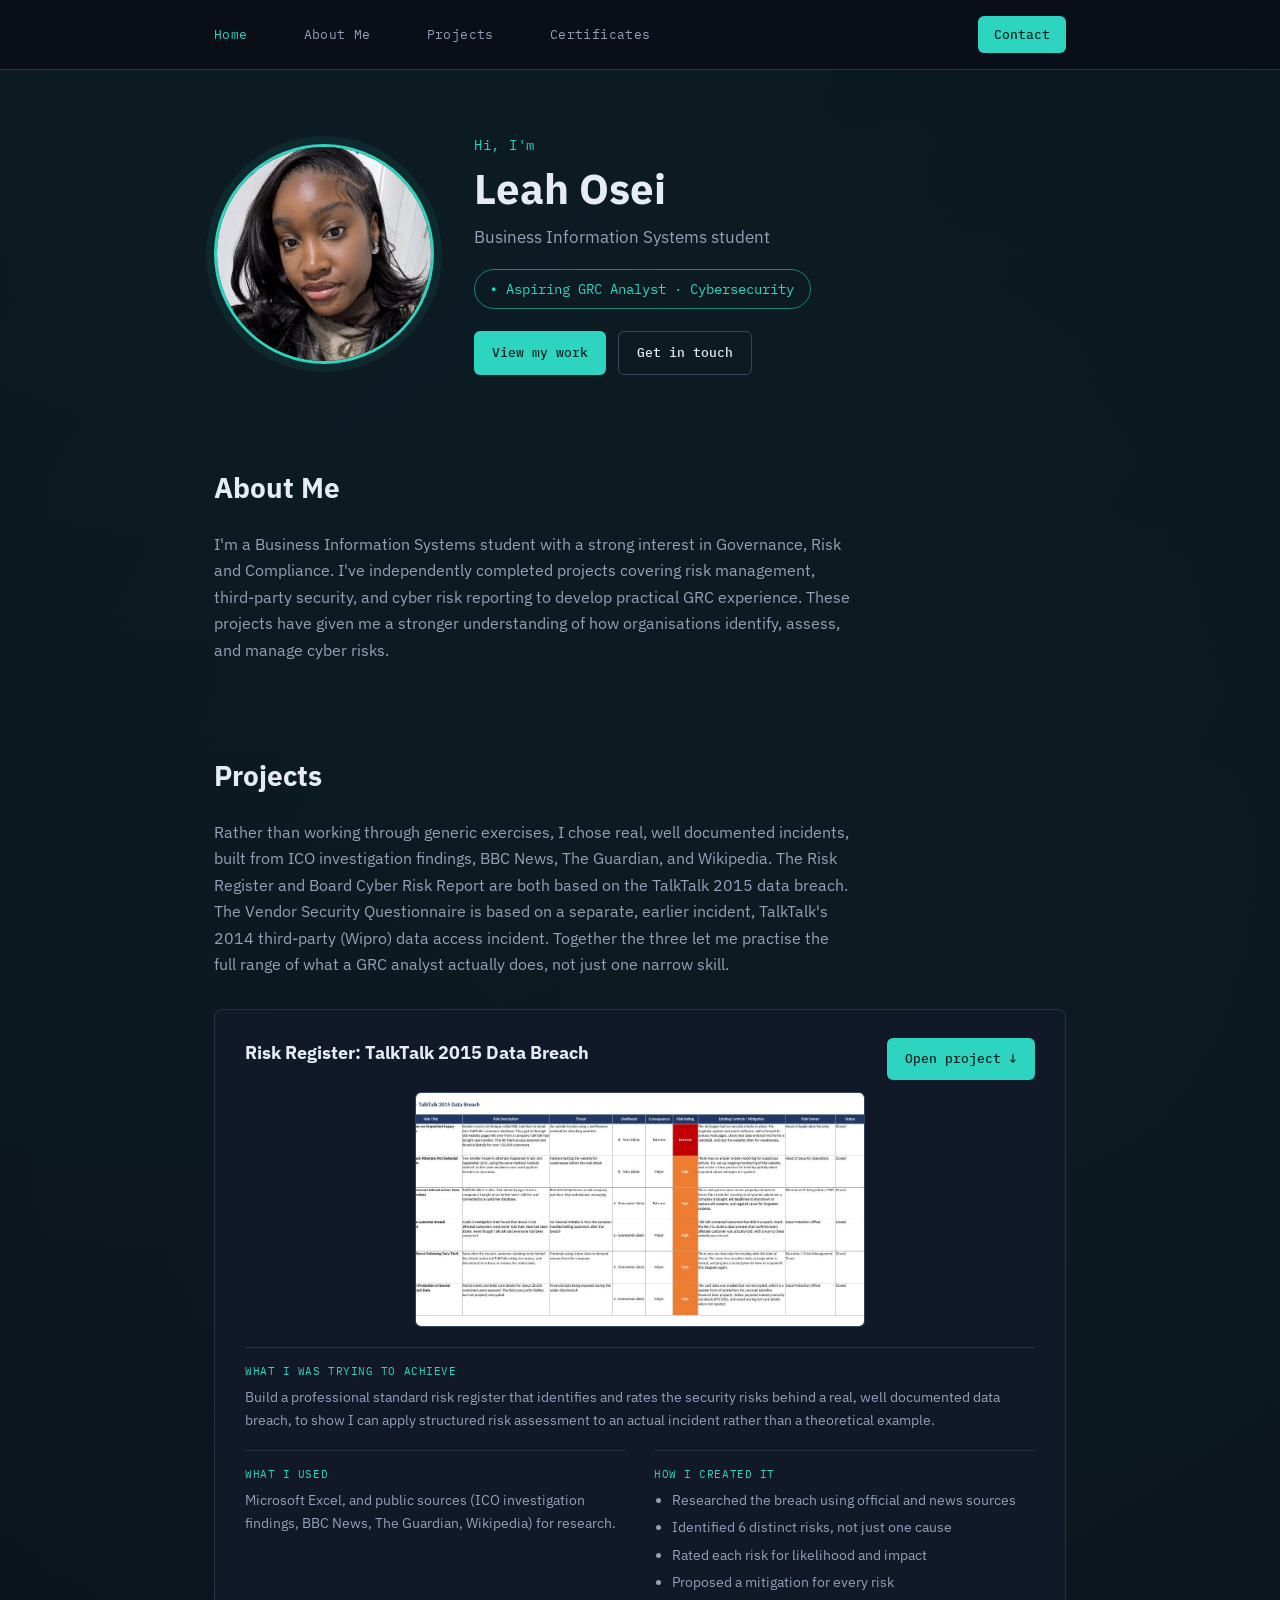
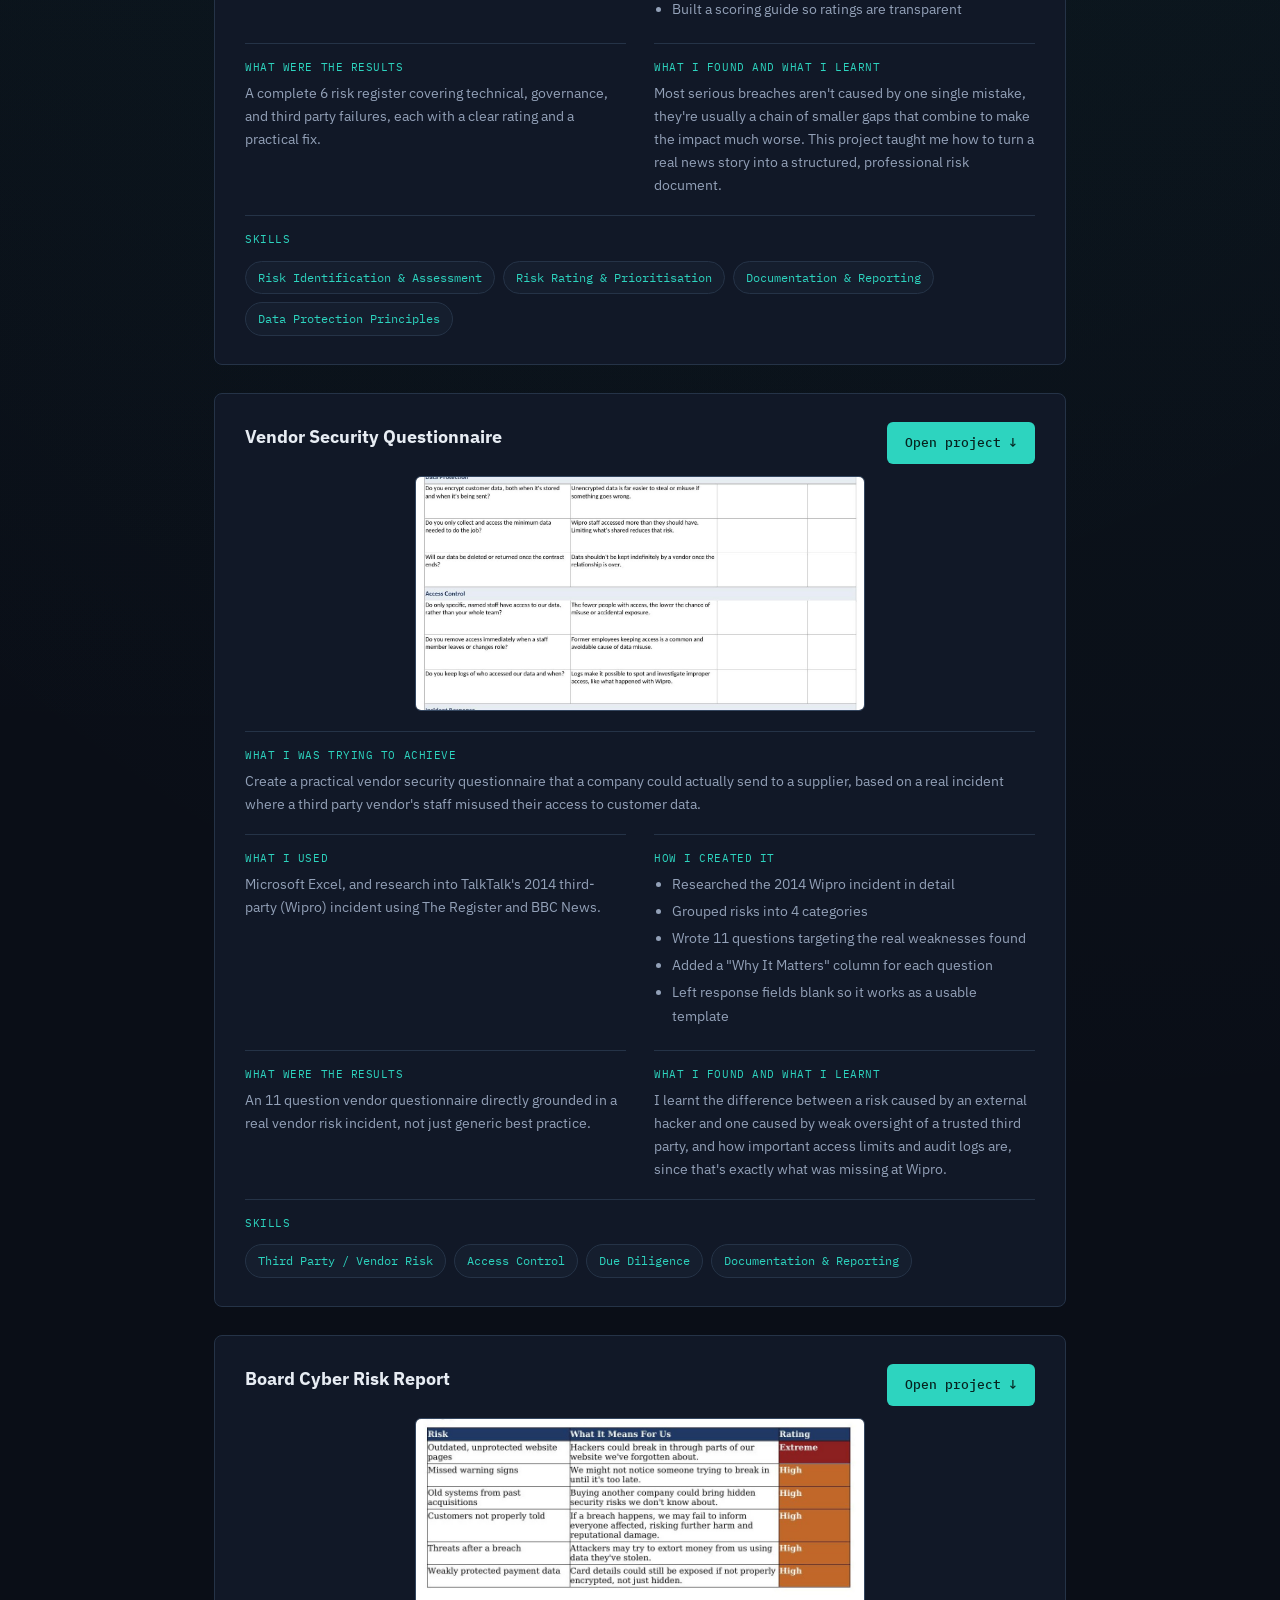
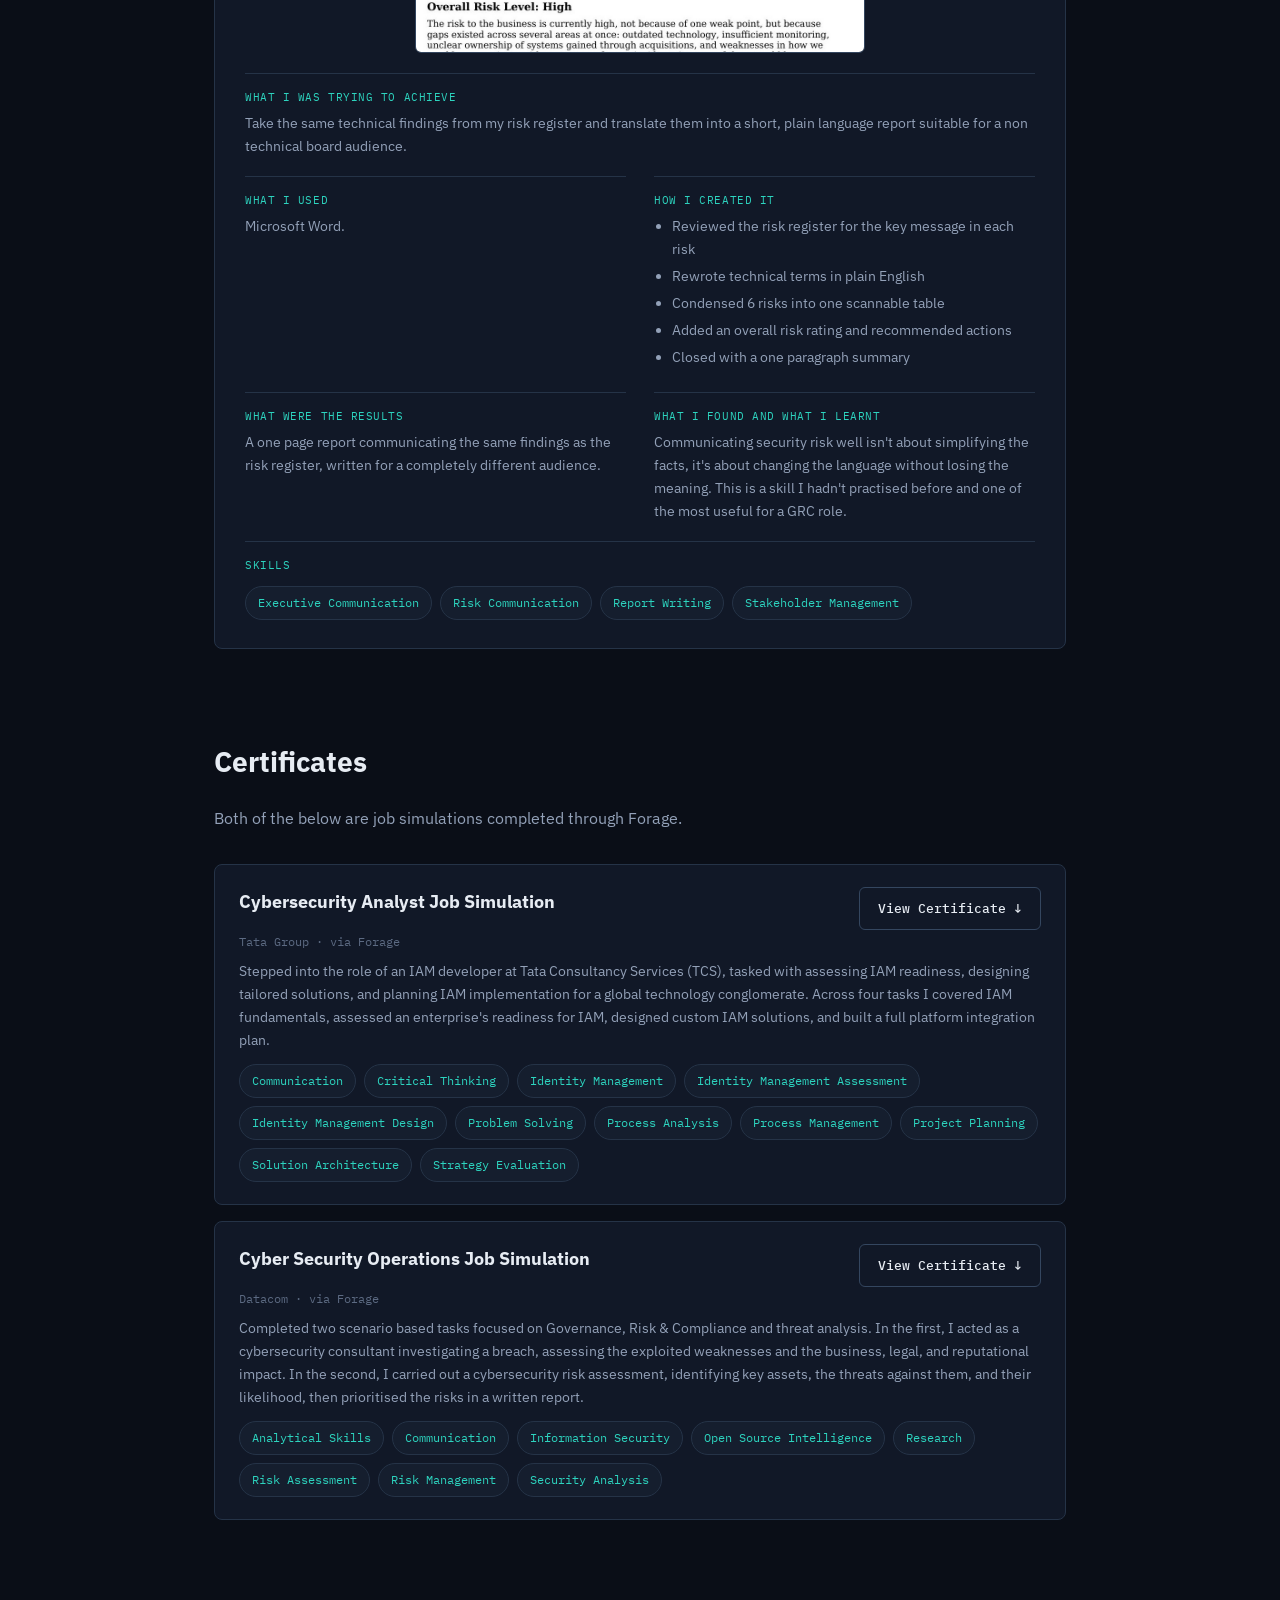
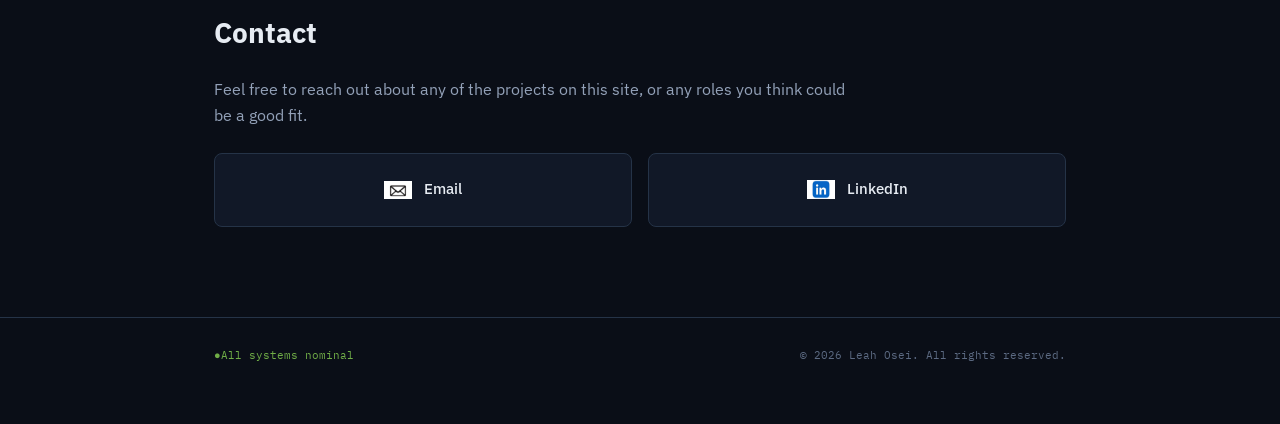
<file: index.html>
<!DOCTYPE html>
<html lang="en">
<head>
<meta charset="UTF-8">
<meta name="viewport" content="width=device-width, initial-scale=1.0">
<title>Leah Osei:Cybersecurity Portfolio</title>
<link rel="stylesheet" href="style.css">
</head>
<body>

<nav class="navbar">
  <div class="nav-inner">
    <div class="nav-left">
      <div class="nav-links">
        <a href="#home" class="active">Home</a>
        <a href="#about">About Me</a>
        <a href="#projects">Projects</a>
        <a href="#certificates">Certificates</a>
      </div>
    </div>
    <a href="#contact" class="nav-cta">Contact</a>
  </div>
</nav>

<div class="wrap">

  <!-- ============ HOME ============ -->
  <section id="home" class="first">
    <div class="hero">
      <div class="hero-photo">
        <img src="assets/images/leah-avatar.jpg" alt="Leah Osei">
      </div>
      <div class="hero-text">
        <p class="hi">Hi, I'm</p>
        <h1>Leah Osei</h1>
        <p class="field">Business Information Systems student</p>
        <div class="hero-goal">Aspiring GRC Analyst &middot; Cybersecurity</div>
        <div class="btn-row">
          <a class="btn btn-primary" href="#projects">View my work</a>
          <a class="btn btn-outline" href="#contact">Get in touch</a>
        </div>
      </div>
    </div>
  </section>

  <!-- ============ ABOUT ============ -->
  <section id="about">
    <h2>About Me</h2>
    <p class="lead">
      I'm a Business Information Systems student with a strong interest in Governance, Risk
      and Compliance. I've independently completed projects covering risk management, third-party
      security, and cyber risk reporting to develop practical GRC experience. These projects have
      given me a stronger understanding of how organisations identify, assess, and manage cyber risks.
    </p>
  </section>

  <!-- ============ PROJECTS ============ -->
  <section id="projects">
    <h2>Projects</h2>
    <p class="lead" style="margin-bottom:32px;">
      Rather than working through generic exercises, I chose real, well documented
      incidents, built from ICO investigation findings, BBC News, The Guardian, and
      Wikipedia. The Risk Register and Board Cyber Risk Report are both based on the
      TalkTalk 2015 data breach. The Vendor Security Questionnaire is based on a separate,
      earlier incident, TalkTalk's 2014 third-party (Wipro) data access incident. Together
      the three let me practise the full range of what a GRC analyst actually does, not
      just one narrow skill.
    </p>

    <!-- Project 1 -->
    <div class="project-block">
      <div class="project-head">
        <div>
          <h3>Risk Register: TalkTalk 2015 Data Breach</h3>
        </div>
        <a class="btn btn-primary" href="assets/files/TalkTalk%20Risk%20Register.xlsx" download>Open project &darr;</a>
      </div>
      <img class="shot" src="assets/images/project-risk-register.jpg" alt="Screenshot of the TalkTalk Risk Register">

      <div class="qa-grid">
        <div class="qa-item full">
          <p class="q">What I was trying to achieve</p>
          <p class="a">Build a professional standard risk register that identifies and rates the security risks behind a real, well documented data breach, to show I can apply structured risk assessment to an actual incident rather than a theoretical example.</p>
        </div>
        <div class="qa-item">
          <p class="q">What I used</p>
          <p class="a">Microsoft Excel, and public sources (ICO investigation findings, BBC News, The Guardian, Wikipedia) for research.</p>
        </div>
        <div class="qa-item">
          <p class="q">How I created it</p>
          <ul>
            <li>Researched the breach using official and news sources</li>
            <li>Identified 6 distinct risks, not just one cause</li>
            <li>Rated each risk for likelihood and impact</li>
            <li>Proposed a mitigation for every risk</li>
            <li>Built a scoring guide so ratings are transparent</li>
          </ul>
        </div>
        <div class="qa-item">
          <p class="q">What were the results</p>
          <p class="a">A complete 6 risk register covering technical, governance, and third party failures, each with a clear rating and a practical fix.</p>
        </div>
        <div class="qa-item">
          <p class="q">What I found and what I learnt</p>
          <p class="a">Most serious breaches aren't caused by one single mistake, they're usually a chain of smaller gaps that combine to make the impact much worse. This project taught me how to turn a real news story into a structured, professional risk document.</p>
        </div>
        <div class="qa-item full">
          <p class="q">Skills</p>
          <div class="pill-list">
            <span class="pill">Risk Identification &amp; Assessment</span>
            <span class="pill">Risk Rating &amp; Prioritisation</span>
            <span class="pill">Documentation &amp; Reporting</span>
            <span class="pill">Data Protection Principles</span>
          </div>
        </div>
      </div>
    </div>

    <!-- Project 2 -->
    <div class="project-block">
      <div class="project-head">
        <div>
          <h3>Vendor Security Questionnaire</h3>
        </div>
        <a class="btn btn-primary" href="assets/files/Vendor%20Security%20Questionnaire.xlsx" download>Open project &darr;</a>
      </div>
      <img class="shot" src="assets/images/project-vendor.jpg" alt="Screenshot of the Vendor Security Questionnaire">

      <div class="qa-grid">
        <div class="qa-item full">
          <p class="q">What I was trying to achieve</p>
          <p class="a">Create a practical vendor security questionnaire that a company could actually send to a supplier, based on a real incident where a third party vendor's staff misused their access to customer data.</p>
        </div>
        <div class="qa-item">
          <p class="q">What I used</p>
          <p class="a">Microsoft Excel, and research into TalkTalk's 2014 third-party (Wipro) incident using The Register and BBC News.</p>
        </div>
        <div class="qa-item">
          <p class="q">How I created it</p>
          <ul>
            <li>Researched the 2014 Wipro incident in detail</li>
            <li>Grouped risks into 4 categories</li>
            <li>Wrote 11 questions targeting the real weaknesses found</li>
            <li>Added a "Why It Matters" column for each question</li>
            <li>Left response fields blank so it works as a usable template</li>
          </ul>
        </div>
        <div class="qa-item">
          <p class="q">What were the results</p>
          <p class="a">An 11 question vendor questionnaire directly grounded in a real vendor risk incident, not just generic best practice.</p>
        </div>
        <div class="qa-item">
          <p class="q">What I found and what I learnt</p>
          <p class="a">I learnt the difference between a risk caused by an external hacker and one caused by weak oversight of a trusted third party, and how important access limits and audit logs are, since that's exactly what was missing at Wipro.</p>
        </div>
        <div class="qa-item full">
          <p class="q">Skills</p>
          <div class="pill-list">
            <span class="pill">Third Party / Vendor Risk</span>
            <span class="pill">Access Control</span>
            <span class="pill">Due Diligence</span>
            <span class="pill">Documentation &amp; Reporting</span>
          </div>
        </div>
      </div>
    </div>

    <!-- Project 3 -->
    <div class="project-block">
      <div class="project-head">
        <div>
          <h3>Board Cyber Risk Report</h3>
        </div>
        <a class="btn btn-primary" href="assets/files/Board%20Cyber%20Risk%20Report.docx" download>Open project &darr;</a>
      </div>
      <img class="shot" src="assets/images/project-board.jpg" alt="Screenshot of the Board Cyber Risk Report">

      <div class="qa-grid">
        <div class="qa-item full">
          <p class="q">What I was trying to achieve</p>
          <p class="a">Take the same technical findings from my risk register and translate them into a short, plain language report suitable for a non technical board audience.</p>
        </div>
        <div class="qa-item">
          <p class="q">What I used</p>
          <p class="a">Microsoft Word.</p>
        </div>
        <div class="qa-item">
          <p class="q">How I created it</p>
          <ul>
            <li>Reviewed the risk register for the key message in each risk</li>
            <li>Rewrote technical terms in plain English</li>
            <li>Condensed 6 risks into one scannable table</li>
            <li>Added an overall risk rating and recommended actions</li>
            <li>Closed with a one paragraph summary</li>
          </ul>
        </div>
        <div class="qa-item">
          <p class="q">What were the results</p>
          <p class="a">A one page report communicating the same findings as the risk register, written for a completely different audience.</p>
        </div>
        <div class="qa-item">
          <p class="q">What I found and what I learnt</p>
          <p class="a">Communicating security risk well isn't about simplifying the facts, it's about changing the language without losing the meaning. This is a skill I hadn't practised before and one of the most useful for a GRC role.</p>
        </div>
        <div class="qa-item full">
          <p class="q">Skills</p>
          <div class="pill-list">
            <span class="pill">Executive Communication</span>
            <span class="pill">Risk Communication</span>
            <span class="pill">Report Writing</span>
            <span class="pill">Stakeholder Management</span>
          </div>
        </div>
      </div>
    </div>

  </section>

  <!-- ============ CERTIFICATES ============ -->
  <section id="certificates">
    <h2>Certificates</h2>
    <p class="lead" style="margin-bottom:32px;">Both of the below are job simulations completed through Forage.</p>

    <div class="cert-card">
      <div style="flex:1;">
        <div class="card-top" style="margin-bottom:2px;">
          <h3>Cybersecurity Analyst Job Simulation</h3>
          <a class="btn btn-outline" href="assets/files/Tata%20Cybersecurity%20Analyst%20Certificate.pdf" download>View Certificate &darr;</a>
        </div>
        <div class="org">Tata Group &middot; via Forage</div>
        <p>
          Stepped into the role of an IAM developer at Tata Consultancy Services (TCS),
          tasked with assessing IAM readiness, designing tailored solutions, and planning
          IAM implementation for a global technology conglomerate. Across four tasks I
          covered IAM fundamentals, assessed an enterprise's readiness for IAM, designed
          custom IAM solutions, and built a full platform integration plan.
        </p>
        <div class="pill-list">
          <span class="pill">Communication</span>
          <span class="pill">Critical Thinking</span>
          <span class="pill">Identity Management</span>
          <span class="pill">Identity Management Assessment</span>
          <span class="pill">Identity Management Design</span>
          <span class="pill">Problem Solving</span>
          <span class="pill">Process Analysis</span>
          <span class="pill">Process Management</span>
          <span class="pill">Project Planning</span>
          <span class="pill">Solution Architecture</span>
          <span class="pill">Strategy Evaluation</span>
        </div>
      </div>
    </div>

    <div class="cert-card">
      <div style="flex:1;">
        <div class="card-top" style="margin-bottom:2px;">
          <h3>Cyber Security Operations Job Simulation</h3>
          <a class="btn btn-outline" href="assets/files/Datacom%20Cybersecurity%20Operations%20Certificate.pdf" download>View Certificate &darr;</a>
        </div>
        <div class="org">Datacom &middot; via Forage</div>
        <p>
          Completed two scenario based tasks focused on Governance, Risk &amp; Compliance
          and threat analysis. In the first, I acted as a cybersecurity consultant
          investigating a breach, assessing the exploited weaknesses and the business,
          legal, and reputational impact. In the second, I carried out a cybersecurity
          risk assessment, identifying key assets, the threats against them, and their
          likelihood, then prioritised the risks in a written report.
        </p>
        <div class="pill-list">
          <span class="pill">Analytical Skills</span>
          <span class="pill">Communication</span>
          <span class="pill">Information Security</span>
          <span class="pill">Open Source Intelligence</span>
          <span class="pill">Research</span>
          <span class="pill">Risk Assessment</span>
          <span class="pill">Risk Management</span>
          <span class="pill">Security Analysis</span>
        </div>
      </div>
    </div>
  </section>

  <!-- ============ CONTACT ============ -->
<section id="contact">
  <h2>Contact</h2>
  <p class="lead" style="margin-bottom:24px;">
    Feel free to reach out about any of the projects on this site, or any roles you
    think could be a good fit.
  </p>

  <div class="contact-grid">

    <a href="mailto:Leaho2424@outlook.com" class="contact-card contact-link">
      <img src="assets/images/email-icon.jpg" alt="Email">
      <span>Email</span>
    </a>

    <a href="https://www.linkedin.com/in/leah-osei-6b93022bb"
       target="_blank"
       rel="noopener"
       class="contact-card contact-link">
      <img src="assets/images/linkedin-icon.jpg" alt="LinkedIn">
      <span>LinkedIn</span>
    </a>

  </div>
</section>

</div>

<footer>
  <div class="wrap">
    <div class="footer-status">
      <span class="ok">All systems nominal</span>
      <span>&copy; 2026 Leah Osei. All rights reserved.</span>
    </div>
  </div>
</footer>

<script>
  // Highlight active nav link based on scroll position
  const sections = document.querySelectorAll('section[id]');
  const navLinks = document.querySelectorAll('.nav-links a');

  function onScroll() {
    let current = sections[0].id;
    sections.forEach(sec => {
      const rect = sec.getBoundingClientRect();
      if (rect.top <= 120) current = sec.id;
    });
    navLinks.forEach(a => {
      a.classList.toggle('active', a.getAttribute('href') === '#' + current);
    });
  }
  document.addEventListener('scroll', onScroll);
  onScroll();
</script>

</body>
</html>
</file>
<file: style.css>
/* ===========================================================
   Leah Osei: GRC / Cybersecurity Portfolio
   Design concept: a security operations "terminal", dark
   navy dashboard, monospace command-bar navigation, and the
   same risk-rating colors used in her real deliverables
   carried through every page as the site's signature motif.
   =========================================================== */

@import url('https://fonts.googleapis.com/css2?family=IBM+Plex+Mono:wght@400;500;600;700&family=IBM+Plex+Sans:wght@400;500;600;700&display=swap');

:root {
  --bg: #0A0E17;
  --bg-raised: #111827;
  --surface: #151E2E;
  --line: #253347;
  --line-bright: #34465F;
  --text: #E7ECF3;
  --text-dim: #93A1B8;
  --text-faint: #5C6A82;
  --teal: #2DD4BF;
  --teal-dim: #1B8577;
  --low: #70AD47;
  --med: #E0A94E;
  --high: #ED7D31;
  --extreme: #C0392B;
  --radius: 8px;
  --mono: 'IBM Plex Mono', monospace;
  --sans: 'IBM Plex Sans', sans-serif;
}

* { box-sizing: border-box; }

html { scroll-behavior: smooth; }

body {
  margin: 0;
  background: var(--bg);
  background-image:
    radial-gradient(circle at 15% 0%, rgba(45, 212, 191, 0.06), transparent 45%),
    radial-gradient(circle at 85% 20%, rgba(45, 212, 191, 0.04), transparent 40%);
  color: var(--text);
  font-family: var(--sans);
  line-height: 1.65;
  -webkit-font-smoothing: antialiased;
}

a { color: var(--teal); text-decoration: none; }
a:hover { text-decoration: underline; }

.wrap {
  max-width: 900px;
  margin: 0 auto;
  padding: 0 24px;
}

/* ---------------- Nav ---------------- */
.navbar {
  border-bottom: 1px solid var(--line);
  background: rgba(10, 14, 23, 0.9);
  backdrop-filter: blur(8px);
  position: sticky;
  top: 0;
  z-index: 50;
}
.nav-inner {
  max-width: 900px;
  margin: 0 auto;
  padding: 16px 24px;
  display: flex;
  align-items: center;
  justify-content: space-between;
  font-family: var(--mono);
}
.nav-left { display: flex; align-items: center; gap: 32px; }
.nav-logo {
  color: var(--text);
  font-weight: 600;
  font-size: 14px;
  letter-spacing: 0.02em;
}
.nav-logo span { color: var(--teal); }
.nav-links {
  display: flex;
  gap: 28px;
  font-size: 13px;
}
.nav-links a { margin-left: 28px; }
.nav-links a:first-child { margin-left: 0; }
.nav-links a {
  color: var(--text-dim);
  letter-spacing: 0.03em;
}
.nav-links a.active,
.nav-links a:hover {
  color: var(--teal);
  text-decoration: none;
}
.nav-links a.active::before { content: " "; color: var(--teal); }
.nav-cta {
  font-family: var(--mono);
  font-size: 12.5px;
  font-weight: 500;
  background: var(--teal);
  color: #06231F;
  padding: 8px 16px;
  border-radius: 6px;
}
.nav-cta:hover { background: #4EE2CD; text-decoration: none; }

/* ---------------- Terminal hero ---------------- */
.terminal {
  margin-top: 56px;
  border: 1px solid var(--line-bright);
  border-radius: var(--radius);
  background: var(--bg-raised);
  overflow: hidden;
  box-shadow: 0 0 0 1px rgba(45,212,191,0.05), 0 20px 60px rgba(0,0,0,0.4);
}
.terminal-bar {
  display: flex;
  align-items: center;
  gap: 8px;
  padding: 10px 14px;
  background: var(--surface);
  border-bottom: 1px solid var(--line);
}
.dot { width: 10px; height: 10px; border-radius: 50%; }
.dot.r { background: #ED6A5E; }
.dot.y { background: #F4BF4F; }
.dot.g { background: #61C554; }
.terminal-title {
  margin-left: 8px;
  font-family: var(--mono);
  font-size: 12px;
  color: var(--text-faint);
}
.terminal-body {
  padding: 28px 28px 32px;
  font-family: var(--mono);
}
.terminal-body .prompt { color: var(--teal); }
.terminal-line { color: var(--text-dim); font-size: 14px; margin: 0 0 6px; }
.type-target {
  color: var(--text);
  font-size: 28px;
  font-weight: 600;
  margin: 6px 0 14px;
  min-height: 36px;
}
.cursor {
  display: inline-block;
  width: 10px;
  background: var(--teal);
  margin-left: 2px;
  animation: blink 1s steps(1) infinite;
}
@keyframes blink { 50% { opacity: 0; } }
.terminal-desc {
  font-family: var(--sans);
  color: var(--text-dim);
  font-size: 15px;
  max-width: 560px;
  margin: 0 0 22px;
}
.btn-row { display: flex; gap: 12px; flex-wrap: wrap; }
.btn {
  font-family: var(--mono);
  font-size: 13px;
  font-weight: 500;
  padding: 10px 18px;
  border-radius: 6px;
  display: inline-flex;
  align-items: center;
  gap: 8px;
}
.btn-primary { background: var(--teal); color: #06231F; }
.btn-primary:hover { background: #4EE2CD; text-decoration: none; }
.btn-outline {
  border: 1px solid var(--line-bright);
  color: var(--text);
}
.btn-outline:hover { border-color: var(--teal); color: var(--teal); text-decoration: none; }

/* ---------------- Status strip (signature element) ---------------- */
.status-strip {
  margin: 48px 0;
  border: 1px solid var(--line);
  border-radius: var(--radius);
  overflow: hidden;
  font-family: var(--mono);
}
.status-strip .row {
  display: flex;
  align-items: center;
  padding: 10px 16px;
  background: var(--surface);
  border-bottom: 1px solid var(--line);
  font-size: 11px;
  letter-spacing: 0.08em;
  text-transform: uppercase;
  color: var(--text-faint);
}
.status-strip .row span.on { color: var(--teal); }
.status-strip .row span.on::before { content: "\25CF  "; }
.legend { display: flex; }
.legend .cell {
  flex: 1;
  padding: 10px 12px;
  font-size: 11px;
  text-align: center;
  border-right: 1px solid rgba(0,0,0,0.2);
  color: #071019;
  font-weight: 600;
  letter-spacing: 0.04em;
}
.legend .cell:last-child { border-right: none; }
.legend .low { background: var(--low); }
.legend .med { background: var(--med); }
.legend .high { background: var(--high); color: #fff; }
.legend .extreme { background: var(--extreme); color: #fff; }

/* ---------------- Sections ---------------- */
/* eyebrow labels removed per feedback, headings stand alone now */
h1, h2, h3 { font-family: var(--sans); font-weight: 700; margin: 0; }
h2 { font-size: 28px; margin-bottom: 20px; }
h3 { font-size: 18px; }
p { color: var(--text-dim); }
p.lead { font-size: 16px; max-width: 640px; }

/* ---------------- Hero (Home) ---------------- */
.hero {
  display: flex;
  align-items: center;
  gap: 40px;
  margin-top: 64px;
  flex-wrap: wrap;
}
.hero-photo {
  width: 220px;
  height: 220px;
  border-radius: 50%;
  border: 3px solid var(--teal);
  box-shadow: 0 0 0 8px rgba(45,212,191,0.08);
  overflow: hidden;
  flex-shrink: 0;
}
.hero-photo img { width: 100%; height: 100%; object-fit: cover; }
.hero-text { flex: 1; min-width: 280px; }
.hero-text .hi {
  font-family: var(--mono);
  color: var(--teal);
  font-size: 14px;
  letter-spacing: 0.05em;
  margin: 0 0 8px;
}
.hero-text h1 {
  font-size: 42px;
  line-height: 1.15;
  margin: 0 0 10px;
}
.hero-text .field {
  font-size: 17px;
  color: var(--text-dim);
  margin: 0 0 18px;
}
.hero-goal {
  display: inline-flex;
  align-items: center;
  gap: 10px;
  font-family: var(--mono);
  font-size: 13.5px;
  color: var(--teal);
  border: 1px solid var(--teal-dim);
  padding: 8px 16px;
  border-radius: 20px;
  margin-bottom: 22px;
}
.hero-goal::before { content: "\25CF"; font-size: 9px; }

/* ---------------- Section anchors ---------------- */
section {
  margin: 90px 0;
  scroll-margin-top: 90px;
}
section.first { margin-top: 40px; }

/* ---------------- Project blocks ---------------- */
.project-block {
  background: var(--bg-raised);
  border: 1px solid var(--line);
  border-radius: var(--radius);
  padding: 28px 30px;
  margin-bottom: 28px;
}
.project-block img.shot {
  width: 80%;
  max-width: 450px;
  height: 235px;
  object-fit: cover;
  border-radius: 6px;
  border: 1px solid var(--line-bright);
  margin: 12px auto 16px;
  display: block;
}
.project-head {
  display: flex;
  justify-content: space-between;
  align-items: flex-start;
  gap: 16px;
  margin-bottom: 4px;
}
.project-head .card-id { display:block; margin-bottom: 4px; }
.qa-grid {
  display: grid;
  grid-template-columns: 1fr 1fr;
  gap: 18px 28px;
  margin-top: 20px;
}
.qa-item { border-top: 1px solid var(--line); padding-top: 14px; }
.qa-item.full { grid-column: 1 / -1; }
.qa-item .q {
  font-family: var(--mono);
  font-size: 11px;
  letter-spacing: 0.05em;
  text-transform: uppercase;
  color: var(--teal);
  margin: 0 0 6px;
}
.qa-item .a { font-size: 14px; color: var(--text-dim); margin: 0; }
.qa-item ul { margin: 0; padding-left: 18px; color: var(--text-dim); font-size: 14px; }
.qa-item li { margin-bottom: 4px; }

/* ---------------- Certifications ---------------- */
.cert-card {
  display: flex;
  gap: 18px;
  align-items: flex-start;
  background: var(--bg-raised);
  border: 1px solid var(--line);
  border-radius: var(--radius);
  padding: 22px 24px;
  margin-bottom: 16px;
}
.cert-icon {
  width: 44px;
  height: 44px;
  border-radius: 8px;
  background: var(--surface);
  border: 1px solid var(--line-bright);
  display: flex;
  align-items: center;
  justify-content: center;
  font-family: var(--mono);
  color: var(--teal);
  font-size: 13px;
  font-weight: 700;
  flex-shrink: 0;
}
.cert-card h3 { margin-bottom: 4px; }
.cert-card .org {
  font-family: var(--mono);
  font-size: 12px;
  color: var(--text-faint);
  margin-bottom: 8px;
}
.cert-card p { font-size: 14px; margin: 0 0 4px; }

/* ---------------- Cards ---------------- */
.card {
  background: var(--bg-raised);
  border: 1px solid var(--line);
  border-radius: var(--radius);
  padding: 24px 26px;
  margin-bottom: 16px;
}
.card:hover { border-color: var(--line-bright); }
.card-top {
  display: flex;
  justify-content: space-between;
  align-items: flex-start;
  gap: 16px;
  margin-bottom: 8px;
}
.card-id {
  font-family: var(--mono);
  font-size: 11px;
  color: var(--text-faint);
  letter-spacing: 0.05em;
}
.card h3 { margin: 2px 0 0; }
.status-pill {
  font-family: var(--mono);
  font-size: 10px;
  letter-spacing: 0.06em;
  text-transform: uppercase;
  padding: 4px 10px;
  border-radius: 20px;
  white-space: nowrap;
  border: 1px solid var(--teal-dim);
  color: var(--teal);
}
.card p { font-size: 14px; margin: 8px 0 16px; }
.card-footer {
  display: flex;
  justify-content: space-between;
  align-items: center;
  flex-wrap: wrap;
  gap: 12px;
}
.tags { display: flex; gap: 6px; flex-wrap: wrap; }
.tag {
  font-family: var(--mono);
  font-size: 10.5px;
  padding: 3px 10px;
  border-radius: 20px;
  background: var(--surface);
  border: 1px solid var(--line);
  color: var(--text-dim);
}

/* ---------------- Grid / lists ---------------- */
.grid-2 { display: grid; grid-template-columns: 1fr 1fr; gap: 16px; }
.pill-list { display: flex; flex-wrap: wrap; gap: 8px; margin-top: 12px; }
.pill {
  font-family: var(--mono);
  font-size: 12px;
  padding: 6px 12px;
  background: var(--surface);
  border: 1px solid var(--line);
  color: var(--teal);
  border-radius: 20px;
}

/* ---------------- Avatar ---------------- */
.avatar-ring {
  width: 128px;
  height: 128px;
  border-radius: 50%;
  border: 2px solid var(--teal);
  box-shadow: 0 0 0 6px rgba(45,212,191,0.08);
  display: flex;
  align-items: center;
  justify-content: center;
  font-family: var(--mono);
  font-size: 34px;
  font-weight: 700;
  color: var(--teal);
  background: var(--surface);
  overflow: hidden;
}
.avatar-ring img { width: 100%; height: 100%; object-fit: cover; }

/* ---------------- Timeline (resume) ---------------- */
.timeline-item {
  border-left: 2px solid var(--line);
  padding: 2px 0 24px 22px;
  position: relative;
}
.timeline-item::before {
  content: "";
  position: absolute;
  left: -6px;
  top: 4px;
  width: 10px;
  height: 10px;
  border-radius: 50%;
  background: var(--teal);
}
.timeline-item .when {
  font-family: var(--mono);
  font-size: 11px;
  color: var(--text-faint);
  letter-spacing: 0.05em;
}
.timeline-item h3 { margin: 4px 0 4px; font-size: 16px; }

/* ---------------- Contact ---------------- */
.contact-grid {
  display: grid;
  grid-template-columns: 1fr 1fr;
  gap: 16px;
  margin-top: 24px;
}
.contact-card {
  background: var(--bg-raised);
  border: 1px solid var(--line);
  border-radius: var(--radius);
  padding: 22px;
  text-align: left;
}
.contact-card .icon { color: var(--teal); font-family: var(--mono); font-size: 12px; letter-spacing: 0.1em; text-transform: uppercase; margin-bottom: 8px; display:block; }
.contact-card a { color: var(--text); font-size: 15px; font-weight: 500; }
.contact-card a:hover { color: var(--teal); }

/* ---------------- Footer ---------------- */
footer {
  border-top: 1px solid var(--line);
  margin-top: 80px;
  padding: 28px 0 60px;
}
.footer-status {
  font-family: var(--mono);
  font-size: 11px;
  color: var(--text-faint);
  display: flex;
  justify-content: space-between;
  flex-wrap: wrap;
  gap: 10px;
}
.footer-status .ok { color: var(--low); }
.footer-status .ok::before { content: "\25CF "; }

/* ---------------- Responsive ---------------- */
@media (max-width: 640px) {
  .nav-links { gap: 16px; font-size: 12px; }
  .type-target { font-size: 22px; }
  .grid-2 { grid-template-columns: 1fr; }
  .contact-grid { grid-template-columns: 1fr; }
  .legend .cell { font-size: 9px; padding: 8px 4px; }
  .hero { flex-direction: column; text-align: center; margin-top: 40px; }
  .hero-photo { width: 160px; height: 160px; }
  .hero-text h1 { font-size: 30px; }
  .qa-grid { grid-template-columns: 1fr; }
  .cert-card { flex-direction: column; }
}

@media (prefers-reduced-motion: reduce) {
  .cursor { animation: none; }
}
/* ---------------- Contact link buttons ---------------- */
.contact-link {
  display: flex;
  align-items: center;
  justify-content: center;
  gap: 12px;
  text-decoration: none;
  color: var(--text);
  font-weight: 500;
}

.contact-link:hover {
  border-color: var(--teal);
  color: var(--teal);
  text-decoration: none;
}

.contact-link img {
  width: 28px;
  height: 28px;
  object-fit: contain;
  border-radius: 4px;
}

.contact-link span {
  font-size: 15px;
}
</file>
